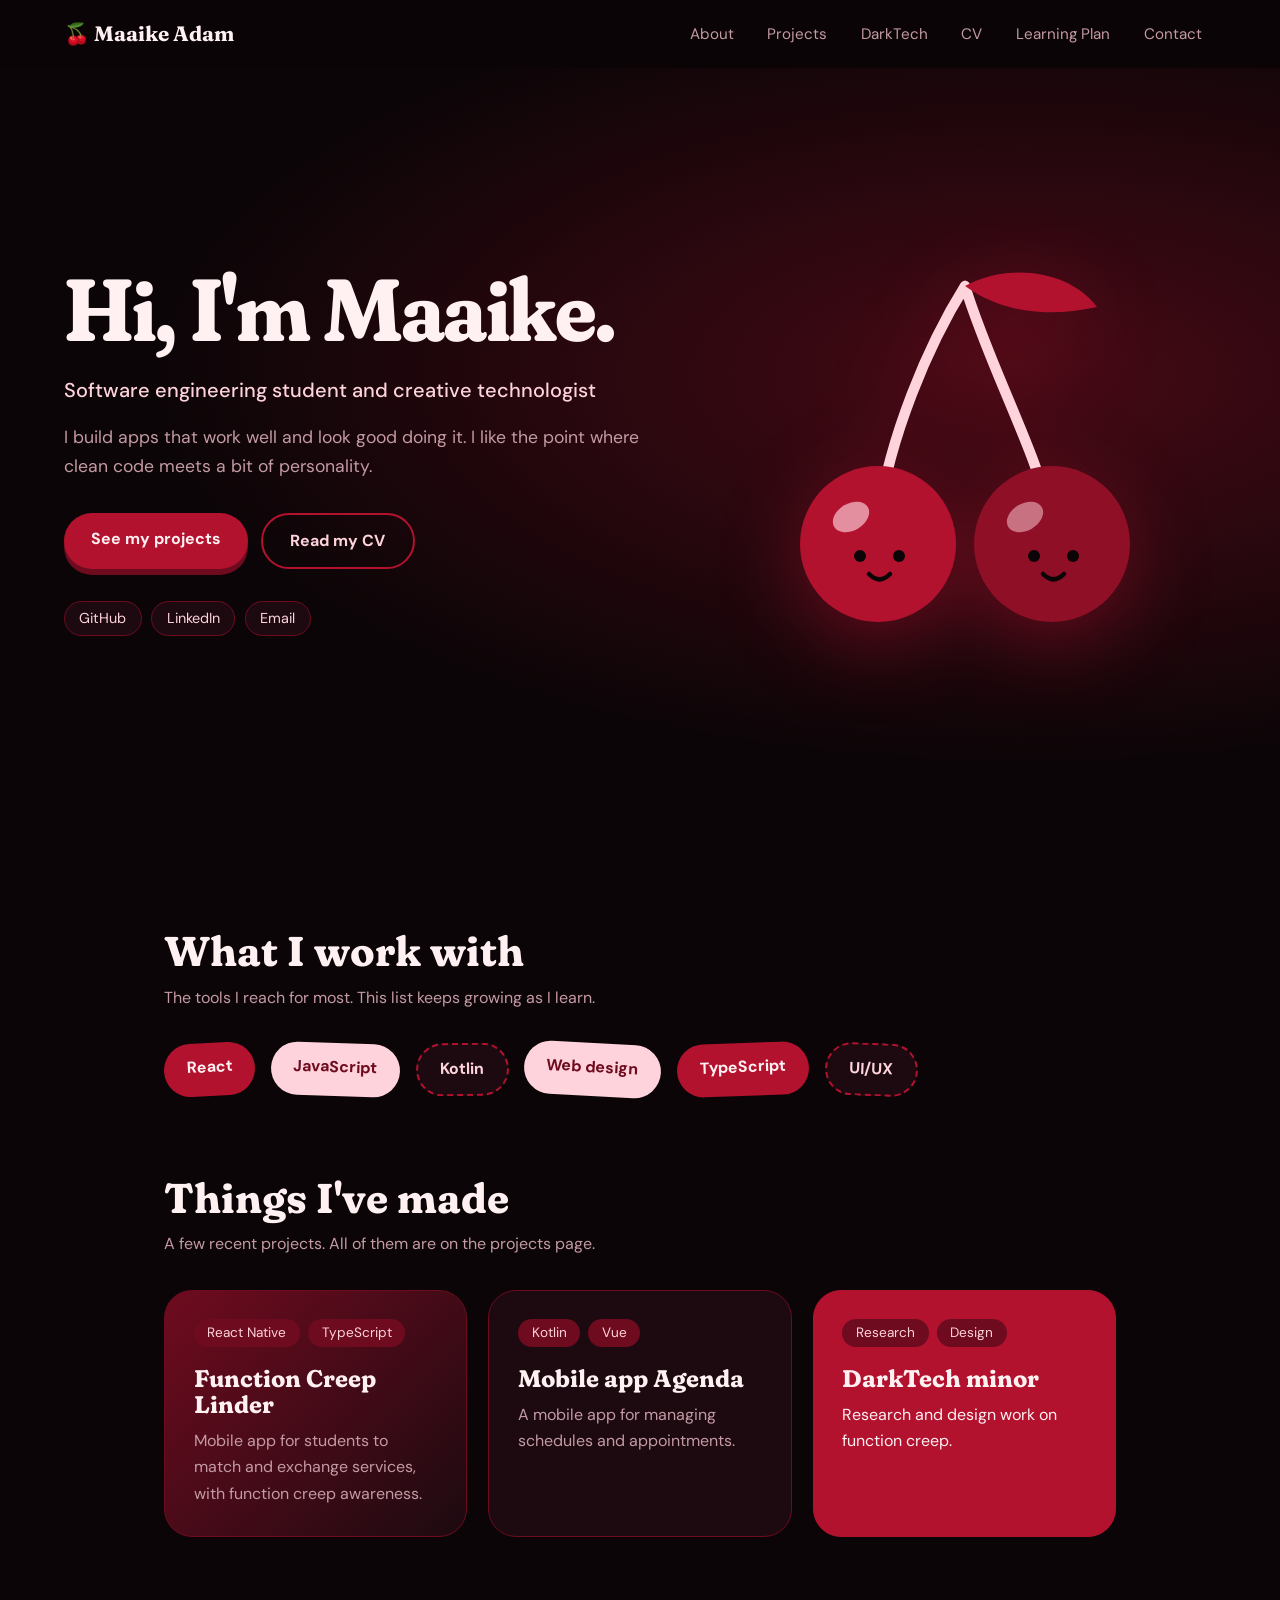
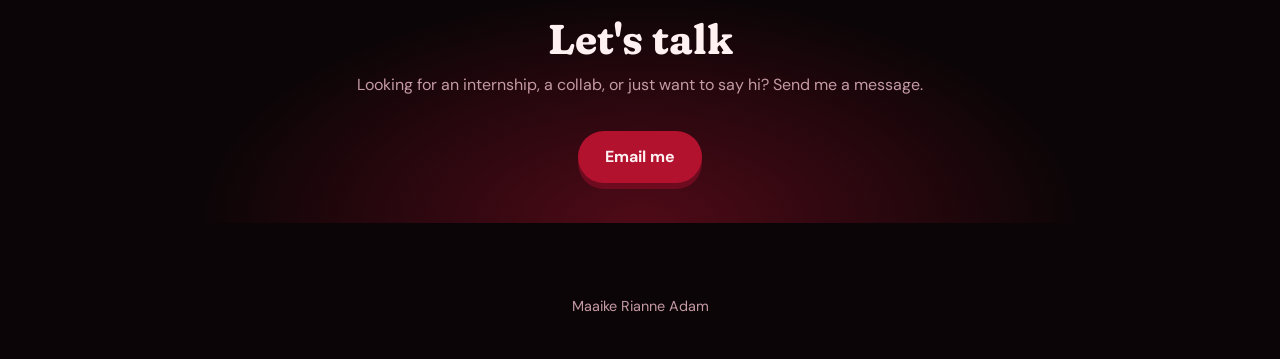
<file: Frontend/index.html>
<!DOCTYPE html>
<html lang="en">
<head>
<meta charset="UTF-8">
<meta name="viewport" content="width=device-width, initial-scale=1.0">
<title>Maaike Adam | Software Engineering Student</title>
<link rel="stylesheet" href="style.css">
</head>
<body>
<header class="site-header">
  <a class="logo" href="index.html"><span aria-hidden="true">🍒</span> Maaike Adam</a>
  <nav aria-label="Main">
    <a href="about.html">About</a>
    <a href="projects/project.html">Projects</a>
    <a href="darktech/darktech.html">DarkTech</a>
    <a href="cv.html">CV</a>
    <a href="learningplan.html">Learning Plan</a>
    <a href="#contact">Contact</a>
  </nav>
</header>
<main>
  <div class="hero">
    <div>
      <h1>Hi, I'm Maaike.</h1>
      <p class="role">Software engineering student and creative technologist</p>
      <p class="lead">I build apps that work well and look good doing it. I like the point where clean code meets a bit of personality.</p>
      <div class="btns">
        <a class="btn btn-main" href="projects/project.html">See my projects</a>
        <a class="btn btn-ghost" href="cv.html">Read my CV</a>
      </div>
      <div class="links"><a href="https://github.com/Minask64">GitHub</a><a href="https://www.linkedin.com/in/maaike-adam-9a3569335/">LinkedIn</a><a href="mailto:maaikeadam@live.nl">Email</a></div>
    </div>
    <div class="cherries" aria-hidden="true">
      <svg viewBox="0 0 240 260">
        <path d="M120 20C95 60 70 120 62 175M120 20C135 70 165 125 178 175" stroke="#ffd3dc" stroke-width="7" fill="none" stroke-linecap="round"/>
        <path d="M120 20C150 4 190 10 208 34 172 42 142 36 120 20z" fill="#b3122f"/>
        <circle cx="62" cy="192" r="52" fill="#b3122f"/><circle cx="178" cy="192" r="52" fill="#8f0f27"/>
        <ellipse cx="44" cy="174" rx="13" ry="9" fill="#ffd3dc" opacity=".65" transform="rotate(-30 44 174)"/>
        <ellipse cx="160" cy="174" rx="13" ry="9" fill="#ffd3dc" opacity=".5" transform="rotate(-30 160 174)"/>
        <g fill="#0c0507"><circle cx="50" cy="200" r="4"/><circle cx="76" cy="200" r="4"/><circle cx="166" cy="200" r="4"/><circle cx="192" cy="200" r="4"/></g>
        <g stroke="#0c0507" stroke-width="3" fill="none" stroke-linecap="round"><path d="M56 212q7 7 14 0"/><path d="M172 212q7 7 14 0"/></g>
      </svg>
    </div>
  </div>

  <div class="wrap">
    <section>
      <h2>What I work with</h2>
      <p class="sub">The tools I reach for most. This list keeps growing as I learn.</p>
      <div class="stickers">
        <span class="sticker red" style="--r:-3deg">React</span>
        <span class="sticker" style="--r:2deg">JavaScript</span>
        <span class="sticker dark" style="--r:-1deg">Kotlin</span>
        <span class="sticker" style="--r:3deg">Web design</span>
        <span class="sticker red" style="--r:-2deg">TypeScript</span>
        <span class="sticker dark" style="--r:2deg">UI/UX</span>
      </div>
    </section>

    <section>
      <h2>Things I've made</h2>
      <p class="sub">A few recent projects. All of them are on the projects page.</p>
      <div class="grid">
        <a class="card tint" href="projects/project.html"><div class="chips"><span class="chip">React Native</span><span class="chip">TypeScript</span></div><h3>Function Creep Linder</h3><p>Mobile app for students to match and exchange services, with function creep awareness.</p></a>
        <a class="card" href="projects/project.html"><div class="chips"><span class="chip">Kotlin</span><span class="chip">Vue</span></div><h3>Mobile app Agenda</h3><p>A mobile app for managing schedules and appointments.</p></a>
        <a class="card red" href="darktech/darktech.html"><div class="chips"><span class="chip">Research</span><span class="chip">Design</span></div><h3>DarkTech minor</h3><p>Research and design work on function creep.</p></a>
      </div>
    </section>

    <section id="contact" class="contact">
      <h2>Let's talk</h2>
      <p class="sub">Looking for an internship, a collab, or just want to say hi? Send me a message.</p>
      <a class="btn btn-main" href="mailto:maaikeadam@live.nl">Email me</a>
    </section>
  </div>
</main>
<footer>Maaike Rianne Adam</footer>
</body>
</html>
</file>
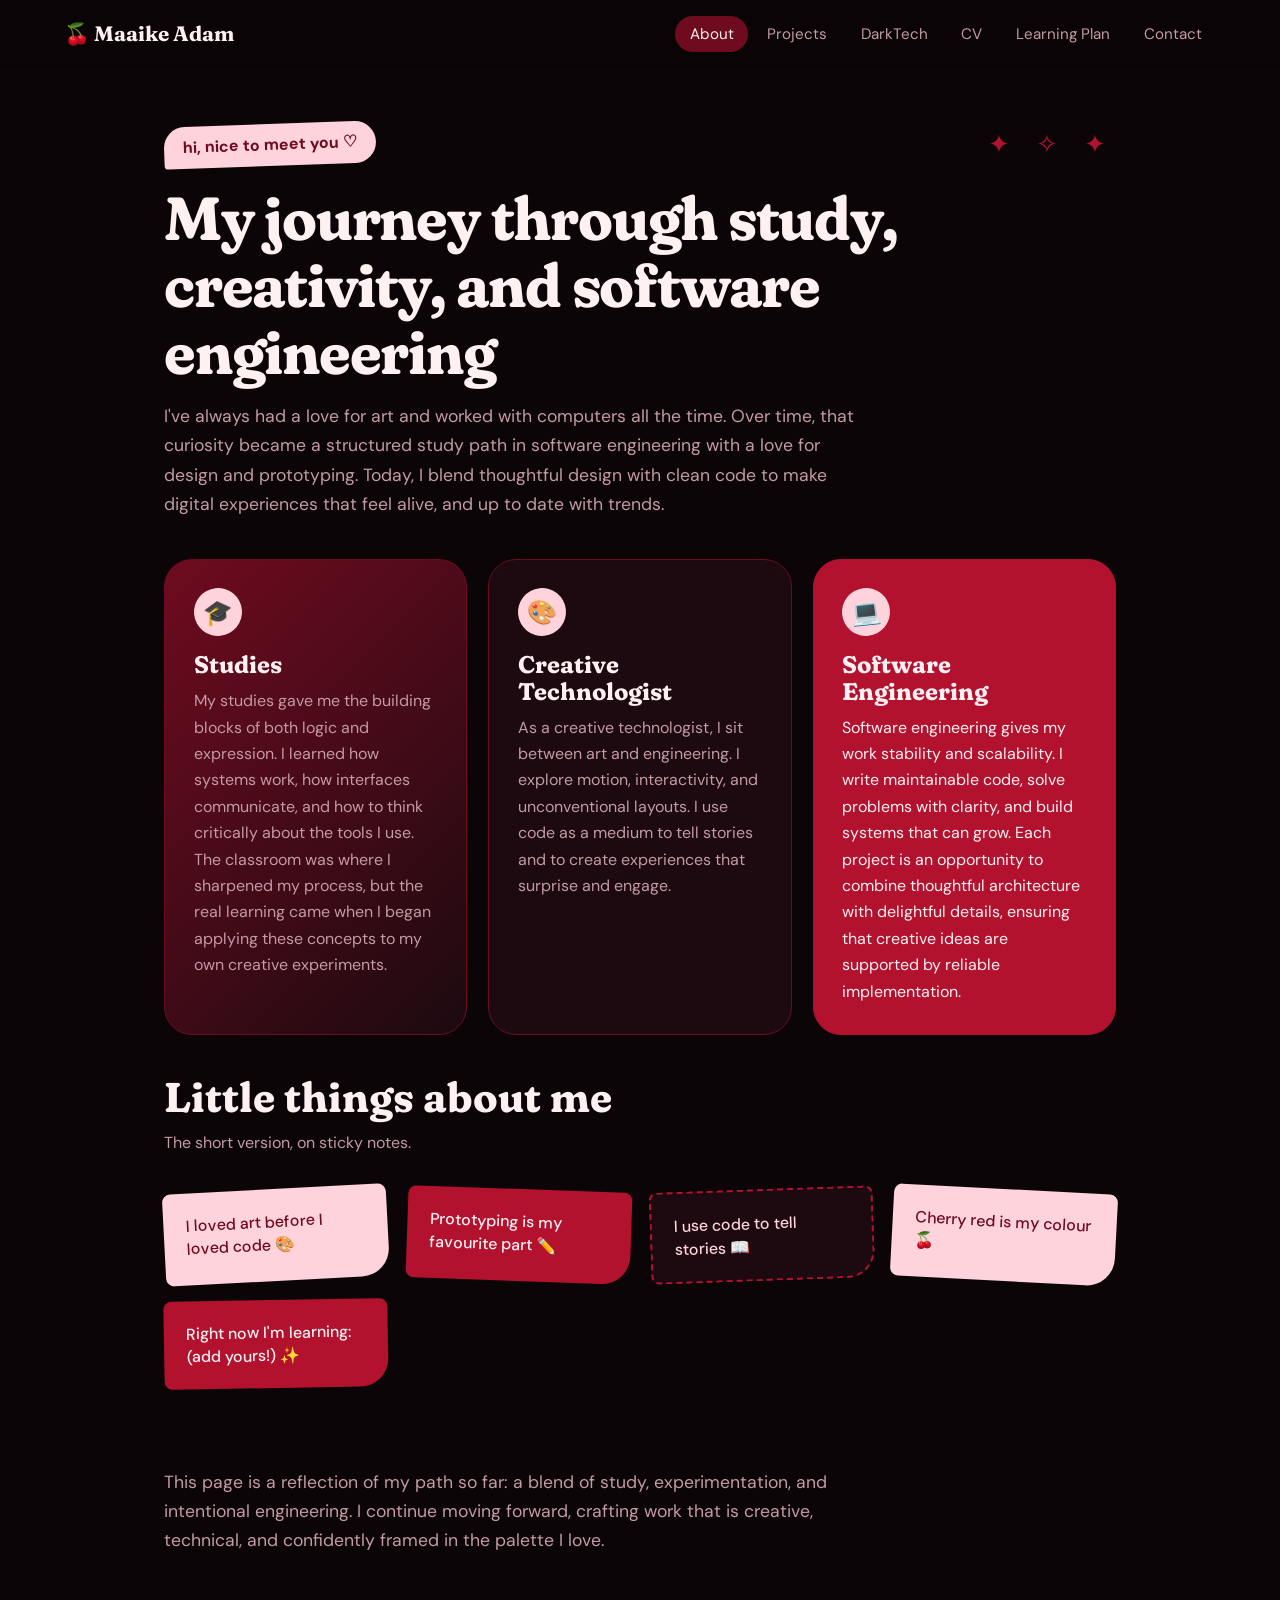
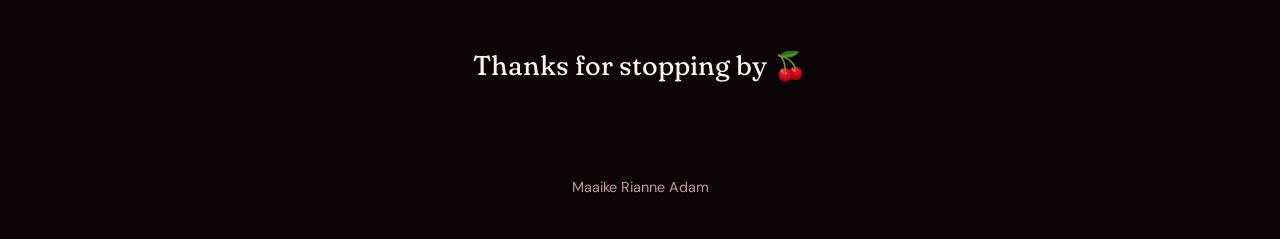
<file: Frontend/about.html>
<!DOCTYPE html>
<html lang="en">
<head>
<meta charset="UTF-8">
<meta name="viewport" content="width=device-width, initial-scale=1.0">
<title>About Me | Maaike Adam</title>
<link rel="stylesheet" href="style.css">
</head>
<body>
<header class="site-header">
  <a class="logo" href="index.html"><span aria-hidden="true">🍒</span> Maaike Adam</a>
  <nav aria-label="Main">
    <a href="about.html" aria-current="page">About</a>
    <a href="projects/project.html">Projects</a>
    <a href="darktech/darktech.html">DarkTech</a>
    <a href="cv.html">CV</a>
    <a href="learningplan.html">Learning Plan</a>
    <a href="index.html#contact">Contact</a>
  </nav>
</header>
<main class="wrap">
  <div class="pagehead">
    <span class="twinkle" aria-hidden="true">✦ ✧ ✦</span>
    <span class="bubble">hi, nice to meet you ♡</span>
    <h1>My journey through study, creativity, and software engineering</h1>
    <p class="lead">I've always had a love for art and worked with computers all the time. Over time, that curiosity became a structured study path in software engineering with a love for design and prototyping. Today, I blend thoughtful design with clean code to make digital experiences that feel alive, and up to date with trends.</p>
  </div>
  <div class="grid">
    <article class="card tint">
      <span class="icon" aria-hidden="true">🎓</span>
      <h2>Studies</h2>
      <p>My studies gave me the building blocks of both logic and expression. I learned how systems work, how interfaces communicate, and how to think critically about the tools I use. The classroom was where I sharpened my process, but the real learning came when I began applying these concepts to my own creative experiments.</p>
    </article>
    <article class="card">
      <span class="icon" aria-hidden="true">🎨</span>
      <h2>Creative Technologist</h2>
      <p>As a creative technologist, I sit between art and engineering. I explore motion, interactivity, and unconventional layouts. I use code as a medium to tell stories and to create experiences that surprise and engage.</p>
    </article>
    <article class="card red">
      <span class="icon" aria-hidden="true">💻</span>
      <h2>Software Engineering</h2>
      <p>Software engineering gives my work stability and scalability. I write maintainable code, solve problems with clarity, and build systems that can grow. Each project is an opportunity to combine thoughtful architecture with delightful details, ensuring that creative ideas are supported by reliable implementation.</p>
    </article>
  </div>
  <section>
    <h2>Little things about me</h2>
    <p class="sub">The short version, on sticky notes.</p>
    <div class="notes">
      <p class="note" style="--r:-3deg">I loved art before I loved code 🎨</p>
      <p class="note red" style="--r:2deg">Prototyping is my favourite part ✏️</p>
      <p class="note dark" style="--r:-2deg">I use code to tell stories 📖</p>
      <p class="note" style="--r:3deg">Cherry red is my colour 🍒</p>
      <p class="note red" style="--r:-1deg">Right now I'm learning: (add yours!) ✨</p>
    </div>
  </section>
  <section>
    <p class="lead">This page is a reflection of my path so far: a blend of study, experimentation, and intentional engineering. I continue moving forward, crafting work that is creative, technical, and confidently framed in the palette I love.</p>
  </section>
  <p class="signoff">Thanks for stopping by 🍒</p>
</main>
<footer>Maaike Rianne Adam</footer>
</body>
</html>
</file>
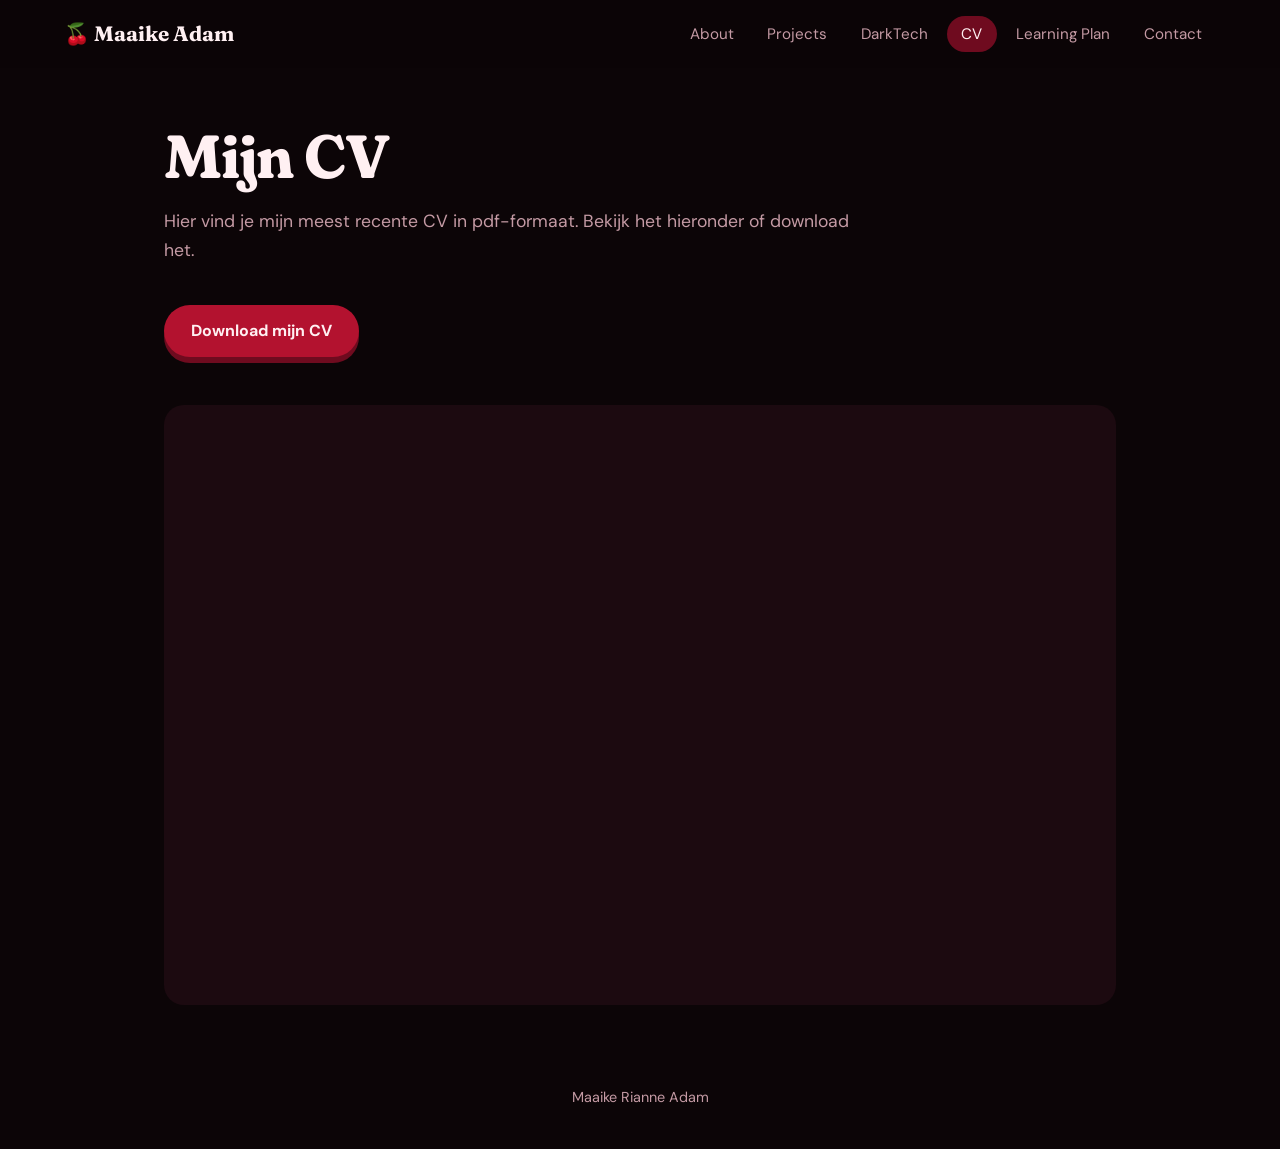
<file: Frontend/cv.html>
<!DOCTYPE html>
<html lang="nl">
<head>
<meta charset="UTF-8">
<meta name="viewport" content="width=device-width, initial-scale=1.0">
<title>CV | Maaike Adam</title>
<link rel="stylesheet" href="style.css">
</head>
<body>
<header class="site-header">
  <a class="logo" href="index.html"><span aria-hidden="true">🍒</span> Maaike Adam</a>
  <nav aria-label="Main">
    <a href="about.html">About</a>
    <a href="projects/project.html">Projects</a>
    <a href="darktech/darktech.html">DarkTech</a>
    <a href="cv.html" aria-current="page">CV</a>
    <a href="learningplan.html">Learning Plan</a>
    <a href="index.html#contact">Contact</a>
  </nav>
</header>
<main class="wrap">
  <div class="pagehead">
    <h1>Mijn CV</h1>
    <p class="lead">Hier vind je mijn meest recente CV in pdf-formaat. Bekijk het hieronder of download het.</p>
  </div>
  <div class="btns">
    <a class="btn btn-main" href="assets/Cv 2026.pdf" download>Download mijn CV</a>
  </div>
  <iframe class="pdf" src="assets/Cv 2026.pdf" title="CV van Maaike Adam"></iframe>
</main>
<footer>Maaike Rianne Adam</footer>
</body>
</html>
</file>
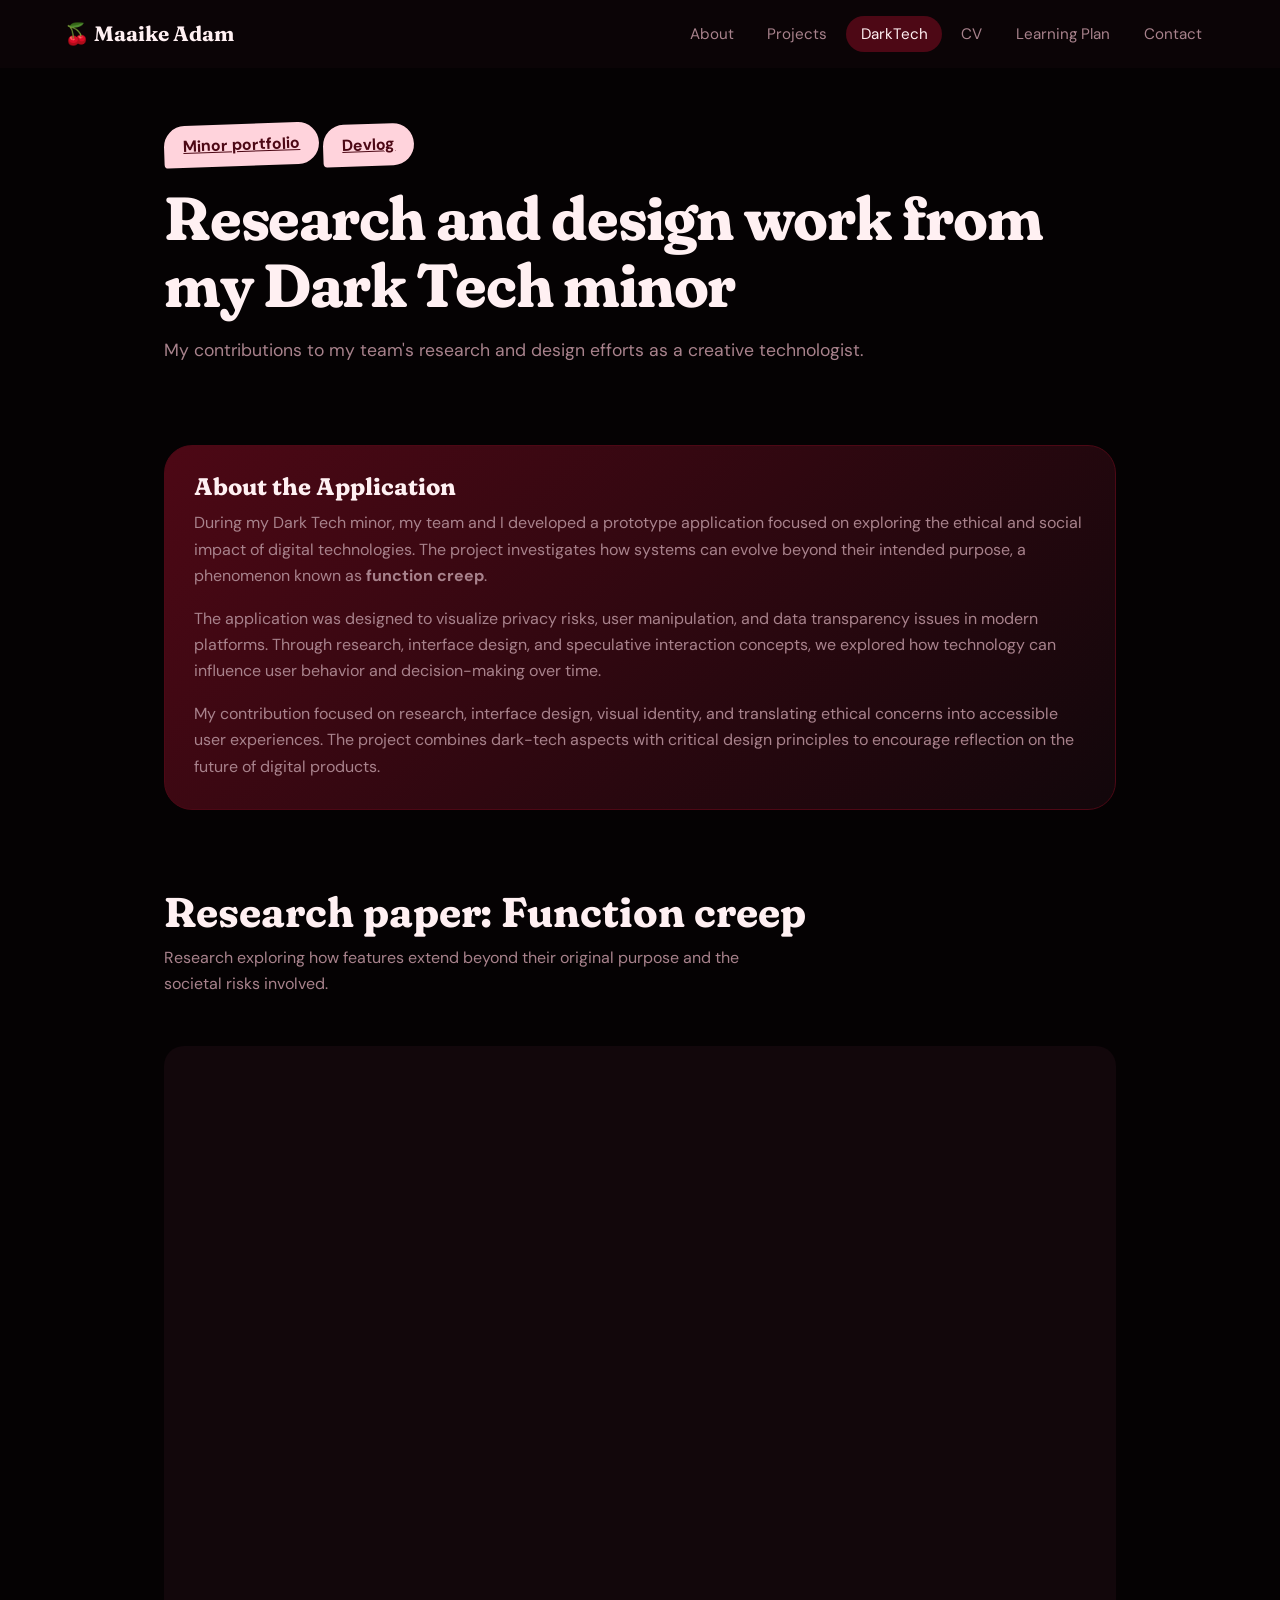
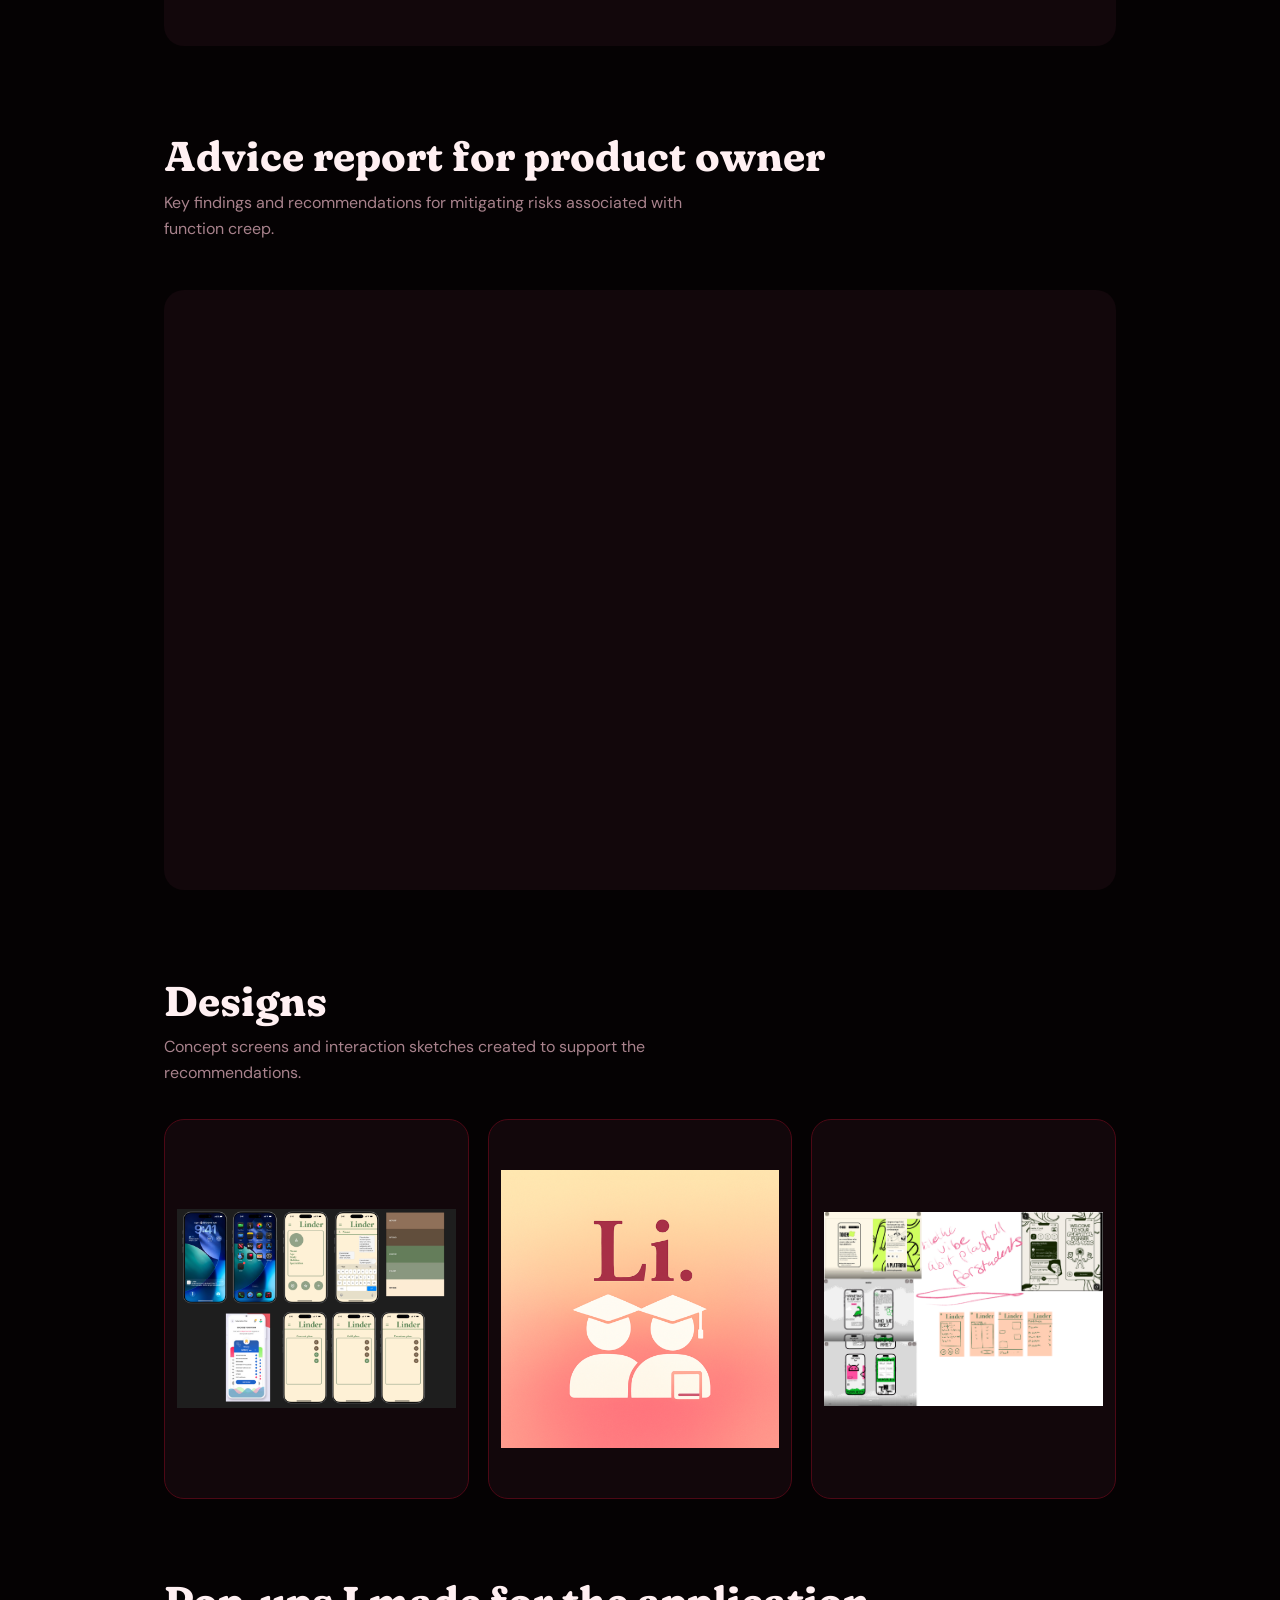
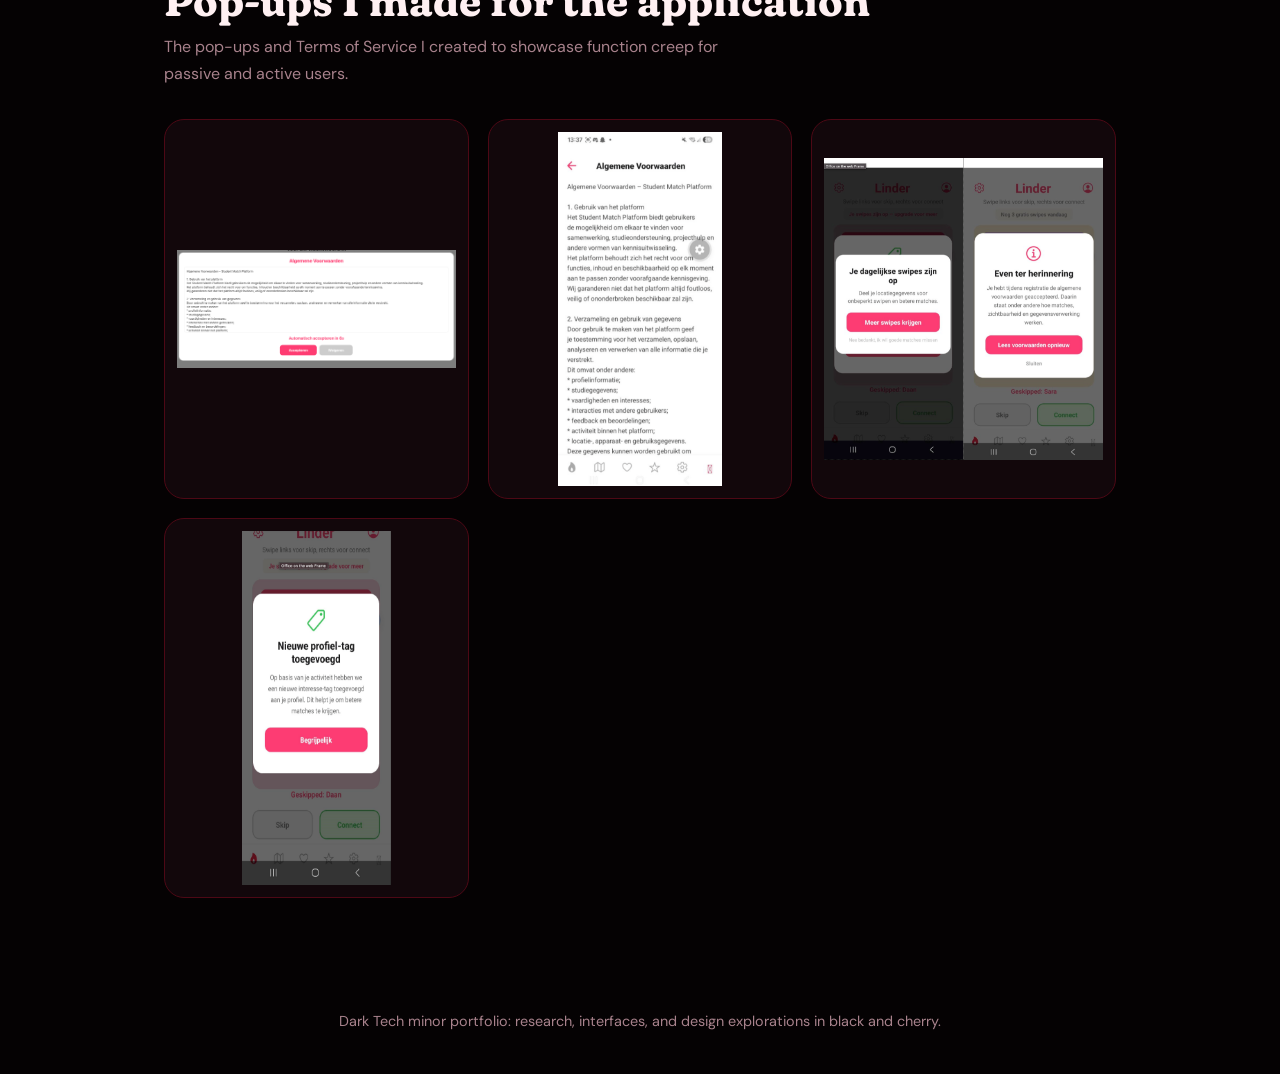
<file: Frontend/darktech/darktech.html>
<!DOCTYPE html>
<html lang="en">
<head>
<meta charset="UTF-8">
<meta name="viewport" content="width=device-width, initial-scale=1.0">
<title>Dark Tech Research & Design | Maaike Adam</title>
<link rel="stylesheet" href="../style.css">
</head>
<body class="dark">
<header class="site-header">
  <a class="logo" href="../index.html"><span aria-hidden="true">🍒</span> Maaike Adam</a>
  <nav aria-label="Main">
    <a href="../about.html">About</a>
    <a href="../projects/project.html">Projects</a>
    <a href="darktech.html" aria-current="page">DarkTech</a>
    <a href="../cv.html">CV</a>
    <a href="../learningplan.html">Learning Plan</a>
    <a href="../index.html#contact">Contact</a>
  </nav>
</header>
<main class="wrap">
  <div class="pagehead">
    <a class="bubble" style="display:inline-block;margin-bottom:1.2rem" href="../darktech/darktech.html">Minor portfolio</a>
    <a class="bubble" style="display:inline-block;margin-bottom:1.2rem" href="../darktech/devlog.html">Devlog</a>
    <h1>Research and design work from my Dark Tech minor</h1>
    <p class="lead">My contributions to my team's research and design efforts as a creative technologist.</p>
  </div>

  <section id="research">
    <div class="card tint">
      <h2>About the Application</h2>
      <p>During my Dark Tech minor, my team and I developed a prototype application focused on exploring the ethical and social impact of digital technologies. The project investigates how systems can evolve beyond their intended purpose, a phenomenon known as <strong>function creep</strong>.</p>
      <p>The application was designed to visualize privacy risks, user manipulation, and data transparency issues in modern platforms. Through research, interface design, and speculative interaction concepts, we explored how technology can influence user behavior and decision-making over time.</p>
      <p>My contribution focused on research, interface design, visual identity, and translating ethical concerns into accessible user experiences. The project combines dark-tech aspects with critical design principles to encourage reflection on the future of digital products.</p>
    </div>
  </section>

  <section>
    <h2>Research paper: Function creep</h2>
    <p class="sub">Research exploring how features extend beyond their original purpose and the societal risks involved.</p>
    <iframe class="pdf" src="../assets/Onderzoek function creep.pdf" title="Research paper: Function creep"></iframe>
  </section>

  <section>
    <h2>Advice report for product owner</h2>
    <p class="sub">Key findings and recommendations for mitigating risks associated with function creep.</p>
    <iframe class="pdf" src="../assets/Advies Function creep (1).pdf" title="Advice report on function creep"></iframe>
  </section>

  <section id="design">
    <h2>Designs</h2>
    <p class="sub">Concept screens and interaction sketches created to support the recommendations.</p>
    <div class="thumbs">
      <img src="../assets/MedfiMaaikeDesign.png" alt="Med-fi design">
      <img src="../assets/LogoLinder.png" alt="Logo design">
      <img src="../assets/LofiMaaikeDesign.png" alt="Lo-fi design">
    </div>
  </section>

  <section id="pop-ups">
    <h2>Pop-ups I made for the application</h2>
    <p class="sub">The pop-ups and Terms of Service I created to showcase function creep for passive and active users.</p>
    <div class="thumbs">
      <img src="../assets/Termsofserviceregister.png" alt="Terms of Service pop-up">
      <img src="../assets/Termsofservicepage.png" alt="Terms of Service page">
      <img src="../assets/Termsofserviceandswipepopup.png" alt="Terms of service pop-up for passive users">
      <img src="../assets/Profiletagpopup.png" alt="Profile tag pop-up">
    </div>
  </section>
</main>
<footer>Dark Tech minor portfolio: research, interfaces, and design explorations in black and cherry.</footer>
</body>
</html>
</file>
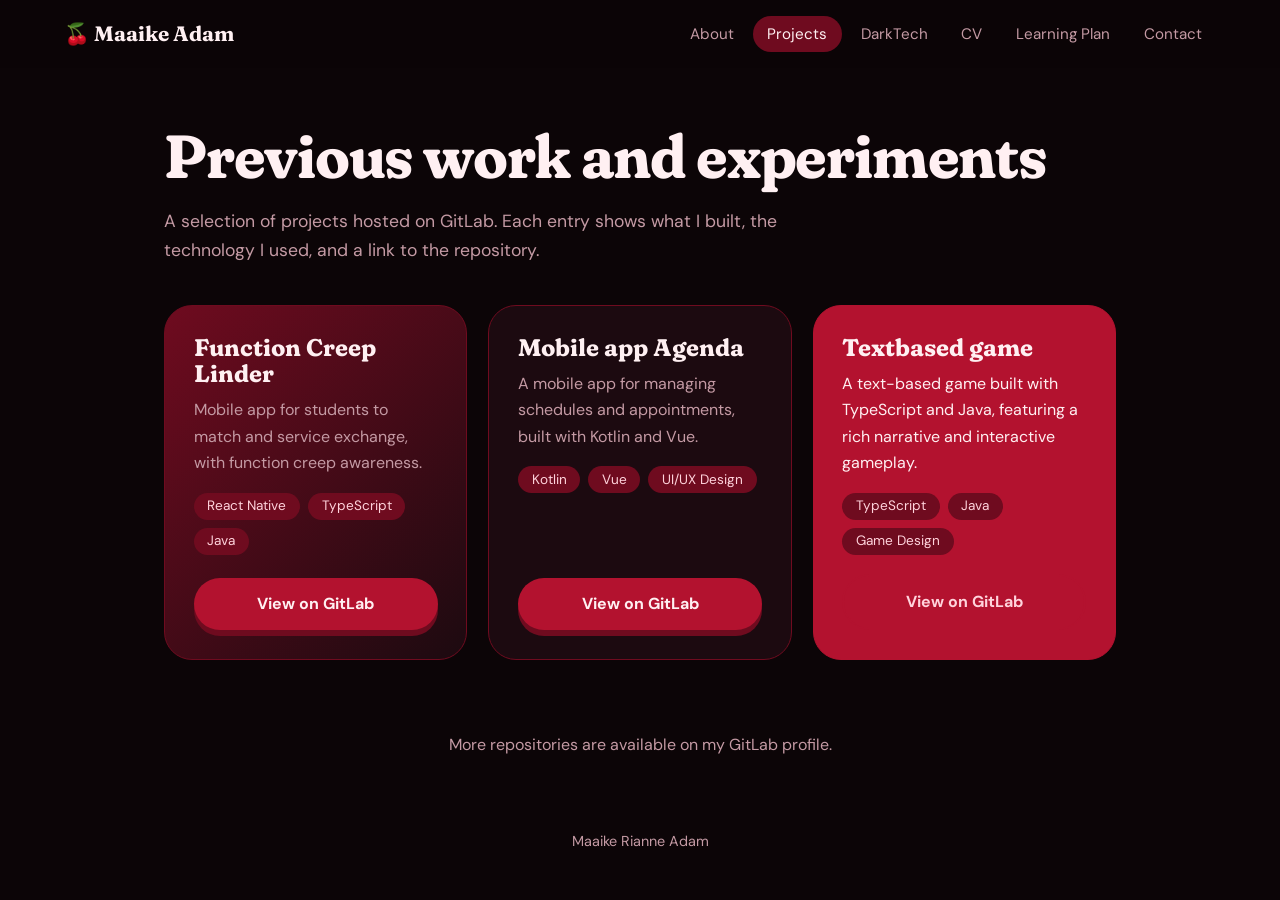
<file: Frontend/projects/project.html>
<!DOCTYPE html>
<html lang="en">
<head>
<meta charset="UTF-8">
<meta name="viewport" content="width=device-width, initial-scale=1.0">
<title>Projects | Maaike Adam</title>
<link rel="stylesheet" href="../style.css">
</head>
<body>
<header class="site-header">
  <a class="logo" href="../index.html"><span aria-hidden="true">🍒</span> Maaike Adam</a>
  <nav aria-label="Main">
    <a href="../about.html">About</a>
    <a href="project.html" aria-current="page">Projects</a>
    <a href="../darktech/darktech.html">DarkTech</a>
    <a href="../cv.html">CV</a>
    <a href="../learningplan.html">Learning Plan</a>
    <a href="../index.html#contact">Contact</a>
  </nav>
</header>
<main class="wrap">
  <div class="pagehead">
    <h1>Previous work and experiments</h1>
    <p class="lead">A selection of projects hosted on GitLab. Each entry shows what I built, the technology I used, and a link to the repository.</p>
  </div>
  <section class="grid" style="padding-top:0">
    <article class="card tint" style="display:flex;flex-direction:column">
      <h2>Function Creep Linder</h2>
      <p>Mobile app for students to match and service exchange, with function creep awareness.</p>
      <div class="chips"><span class="chip">React Native</span><span class="chip">TypeScript</span><span class="chip">Java</span></div>
      <a class="btn btn-main" href="https://gitlab.fdmci.hva.nl/studio/dark-tech/projects/2025-2026-semester-2/viiyuukaayuu83" target="_blank" rel="noreferrer">View on GitLab</a>
    </article>
    <article class="card" style="display:flex;flex-direction:column">
      <h2>Mobile app Agenda</h2>
      <p>A mobile app for managing schedules and appointments, built with Kotlin and Vue.</p>
      <div class="chips"><span class="chip">Kotlin</span><span class="chip">Vue</span><span class="chip">UI/UX Design</span></div>
      <a class="btn btn-main" href="https://gitlab.fdmci.hva.nl/android-app-development1/february-2025/class-1-hans-twelker/adam-maaike/capstone-agenda" target="_blank" rel="noreferrer">View on GitLab</a>
    </article>
    <article class="card red" style="display:flex;flex-direction:column">
      <h2>Textbased game</h2>
      <p>A text-based game built with TypeScript and Java, featuring a rich narrative and interactive gameplay.</p>
      <div class="chips"><span class="chip">TypeScript</span><span class="chip">Java</span><span class="chip">Game Design</span></div>
      <a class="btn btn-ghost" href="https://gitlab.fdmci.hva.nl/semester-3-hbo-ict/onderwijs/student-projecten/2024-2025/out-s-se-gd/semester-1/cootiiseekuu13" target="_blank" rel="noreferrer">View on GitLab</a>
    </article>
  </section>
  <p class="sub" style="margin:2rem auto 0;text-align:center">More repositories are available on my GitLab profile.</p>
</main>
<footer>Maaike Rianne Adam</footer>
</body>
</html>
</file>
<file: Frontend/style.css>
@import url('https://fonts.googleapis.com/css2?family=Fraunces:opsz,wght,SOFT,WONK@9..144,400..800,100,1&family=DM+Sans:wght@400;500;700&display=swap');
:root{--black:#0c0507;--wine:#1c0a10;--cherry:#b3122f;--cherry-deep:#6f0b1f;--blush:#ffd3dc;--cream:#fff0f2;--muted:#c49aa4;--display:'Fraunces',Georgia,serif;--body:'DM Sans','Segoe UI',sans-serif}
/* DarkTech page: same palette, moodier */
body.dark{--black:#050203;--wine:#12070b;--cherry:#8f0f27;--cherry-deep:#4d0815;--muted:#a8828c}
*{margin:0;padding:0;box-sizing:border-box}
html{scroll-behavior:smooth}
body{font-family:var(--body);background:var(--black);color:var(--cream);line-height:1.65;overflow-x:hidden}
a{color:inherit}
:focus-visible{outline:3px solid var(--blush);outline-offset:3px;border-radius:8px}
h1,h2,h3{font-family:var(--display);font-variation-settings:'SOFT' 100,'WONK' 1;line-height:1.1}
h2{font-size:clamp(1.8rem,4vw,2.6rem);margin-bottom:.6rem}

/* header */
.site-header{position:sticky;top:0;z-index:10;display:flex;justify-content:space-between;align-items:center;flex-wrap:wrap;gap:.5rem 2rem;padding:1rem 5%;background:rgba(12,5,7,.92);backdrop-filter:blur(10px)}
.logo{font-family:var(--display);font-weight:700;font-size:1.3rem;text-decoration:none}
nav{display:flex;flex-wrap:wrap;gap:.3rem}
nav a{padding:.35rem .9rem;border-radius:999px;text-decoration:none;color:var(--muted);font-size:.95rem;transition:background .2s,color .2s}
nav a:hover,nav a[aria-current]{background:var(--cherry-deep);color:var(--cream)}

/* layout */
.wrap{max-width:1080px;margin:0 auto;padding:3.5rem 5% 2rem}
.pagehead{margin-bottom:2.5rem}
.pagehead h1{font-size:clamp(2.2rem,5vw,3.8rem);letter-spacing:-.02em;margin-bottom:1rem}
.lead{max-width:44rem;color:var(--muted);font-size:1.1rem}
.sub{color:var(--muted);max-width:36rem;margin-bottom:2rem}
section{padding:2.5rem 0}
footer{text-align:center;padding:2.5rem 5%;color:var(--muted);font-size:.9rem}

/* buttons, tags */
.btn{display:inline-block;padding:.8rem 1.7rem;border-radius:999px;font-weight:700;text-decoration:none;transition:transform .2s}
.btn:hover{transform:translateY(-3px) rotate(-1deg)}
.btn-main{background:var(--cherry);color:var(--cream);box-shadow:0 6px 0 var(--cherry-deep)}
.btn-ghost{border:2px solid var(--cherry);color:var(--blush)}
.btn-ghost:hover{background:var(--cherry-deep)}
.btns{display:flex;flex-wrap:wrap;gap:.8rem;margin-bottom:2rem}
.chips{display:flex;flex-wrap:wrap;gap:.5rem;margin-bottom:1.2rem}
.chip{padding:.15rem .85rem;border-radius:999px;background:var(--cherry-deep);color:var(--blush);font-size:.85rem}

/* cards */
.grid{display:grid;grid-template-columns:repeat(auto-fit,minmax(270px,1fr));gap:1.3rem}
.card{background:var(--wine);border:1px solid var(--cherry-deep);border-radius:28px;padding:1.8rem;transition:transform .25s,border-color .25s}
.card:hover{border-color:var(--cherry)}
a.card{display:block;text-decoration:none}
a.card:hover{transform:translateY(-6px)}
.card h2,.card h3{font-size:1.5rem;margin-bottom:.6rem}
.card p{color:var(--muted);margin-bottom:1rem}
.card p:last-child{margin-bottom:0}
.card .btn{display:block;text-align:center;margin-top:auto}
.card.tint{background:linear-gradient(135deg,var(--cherry-deep),var(--wine))}
.card.red{background:var(--cherry);border-color:var(--cherry)}
.card.red p{color:var(--cream)}

/* media */
.pdf{width:100%;height:600px;border:0;border-radius:20px;margin-top:1rem;background:var(--wine)}
.thumbs{display:grid;grid-template-columns:repeat(auto-fit,minmax(300px,1fr));gap:1.2rem;margin-top:1rem}
.thumbs img{width:100%;height:320px;object-fit:contain;background:var(--wine);border:1px solid var(--cherry-deep);border-radius:20px;padding:12px}

/* home: hero + stickers */
.hero{display:grid;grid-template-columns:1.2fr 1fr;align-items:center;gap:3rem;padding:5rem 5% 5rem;min-height:85vh;background:radial-gradient(ellipse at 80% 40%,rgba(179,18,47,.35),transparent 60%)}
.hero h1{font-size:clamp(2.8rem,7vw,5.5rem);line-height:1.02;letter-spacing:-.02em;margin-bottom:1.2rem}
.role{font-size:1.25rem;color:var(--blush);margin-bottom:1rem;font-weight:500}
.hero .lead{margin-bottom:2rem}
.links{display:flex;flex-wrap:wrap;gap:.6rem}
.links a{font-size:.9rem;padding:.3rem .9rem;border-radius:999px;background:var(--wine);border:1px solid var(--cherry-deep);color:var(--blush);text-decoration:none}
.links a:hover{background:var(--cherry-deep)}
.cherries{display:flex;justify-content:center}
.cherries svg{width:min(360px,80%);height:auto;filter:drop-shadow(0 20px 40px rgba(179,18,47,.45));animation:bob 5s ease-in-out infinite;transform-origin:50% 0}
@keyframes bob{0%,100%{transform:rotate(-3deg)}50%{transform:rotate(3deg)}}
.stickers{display:flex;flex-wrap:wrap;gap:1rem}
.sticker{padding:.7rem 1.4rem;border-radius:999px;font-weight:700;background:var(--blush);color:var(--cherry-deep);transform:rotate(var(--r,0deg));transition:transform .2s}
.sticker:hover{transform:rotate(0) scale(1.08)}
.sticker.red{background:var(--cherry);color:var(--cream)}
.sticker.dark{background:var(--wine);color:var(--blush);border:2px dashed var(--cherry)}
.contact{text-align:center;background:radial-gradient(ellipse at 50% 100%,rgba(179,18,47,.4),transparent 65%)}
.contact .sub{margin-inline:auto}

@media(max-width:860px){
  .hero{grid-template-columns:1fr;min-height:auto;padding-top:3rem}
  .cherries{order:-1}.cherries svg{width:180px}
  .pdf{height:420px}
}
@media(prefers-reduced-motion:reduce){*{animation:none!important;transition:none!important;scroll-behavior:auto}}

.media.video{max-width:640px}
.media.video video{width:100%;max-height:420px;background:#000;border-radius:20px}
.thumbs img{width:100%;height:380px;border:1px solid var(--cherry-deep);border-radius:20px;background:var(--wine)}
/* about: cute extras */
.pagehead{position:relative}
.pagehead .twinkle{position:absolute;right:0;top:0;color:var(--cherry);font-size:1.6rem;letter-spacing:.6rem;animation:twinkle 3s ease-in-out infinite}
@keyframes twinkle{0%,100%{opacity:.35}50%{opacity:1}}
.bubble{display:inline-block;padding:.5rem 1.2rem;border-radius:22px 22px 22px 4px;background:var(--blush);color:var(--cherry-deep);font-weight:700;transform:rotate(-2deg);margin-bottom:1.2rem}
.icon{display:inline-grid;place-items:center;width:3rem;height:3rem;border-radius:50%;background:var(--blush);font-size:1.5rem;margin-bottom:1rem;transform:rotate(-6deg);transition:transform .3s}
.card:hover .icon{transform:rotate(8deg) scale(1.15)}
.notes{display:grid;grid-template-columns:repeat(auto-fit,minmax(210px,1fr));gap:1.2rem}
.note{padding:1.3rem 1.4rem;border-radius:8px 8px 28px 8px;background:var(--blush);color:var(--cherry-deep);font-weight:500;line-height:1.45;transform:rotate(var(--r,0deg));transition:transform .2s}
.note:hover{transform:rotate(0) scale(1.04)}
.note.red{background:var(--cherry);color:var(--cream)}
.note.dark{background:var(--wine);color:var(--blush);border:2px dashed var(--cherry)}
.signoff{text-align:center;font-family:var(--display);font-variation-settings:'SOFT' 100,'WONK' 1;font-size:1.7rem;padding:3rem 0 1rem}
</file>
